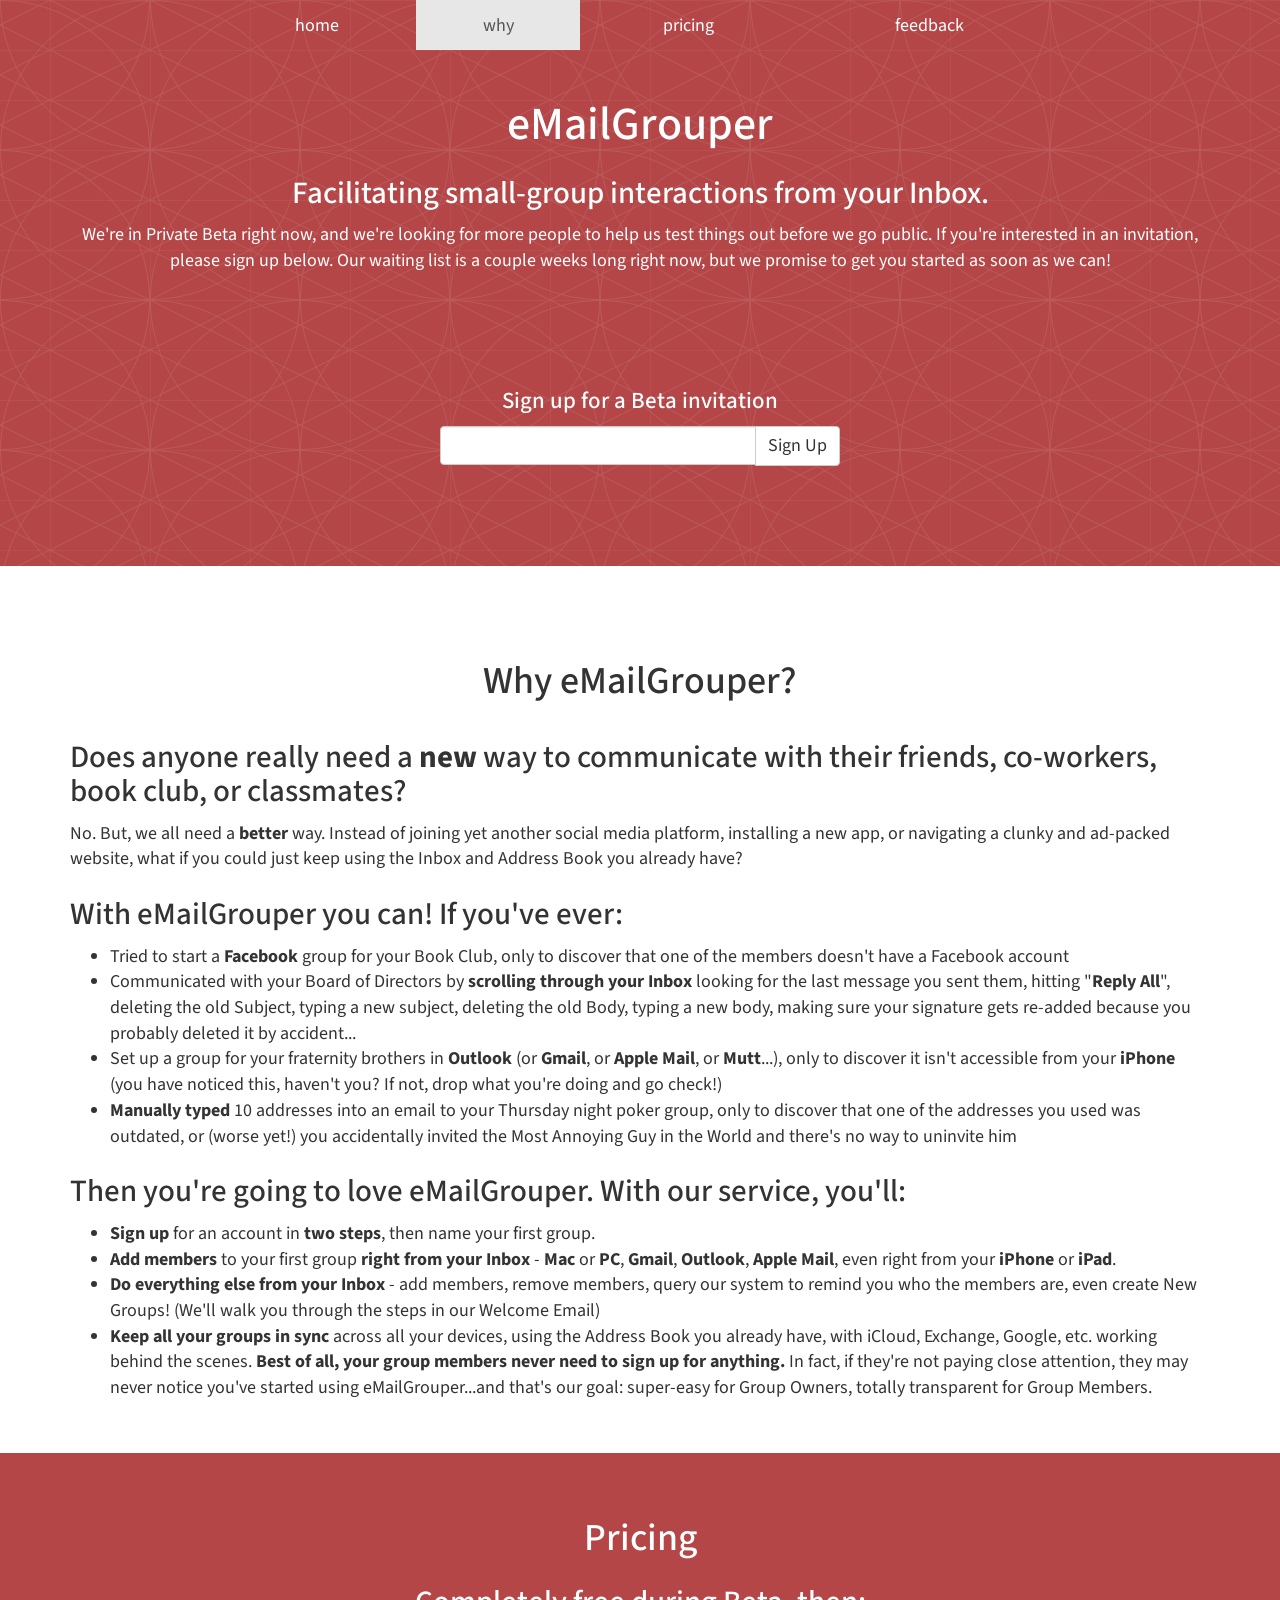
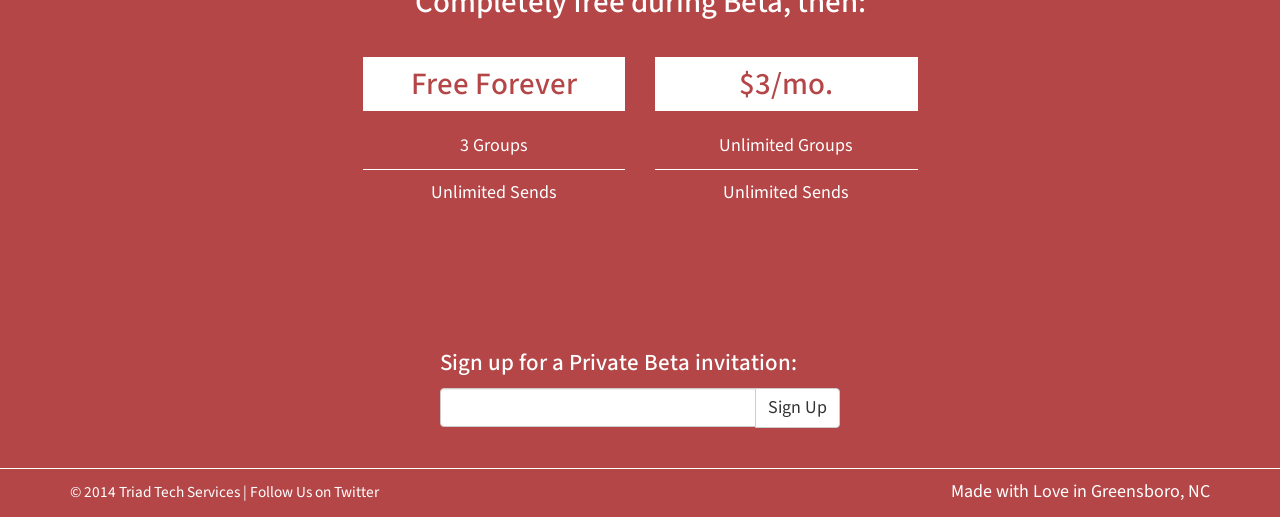
<file: index.html>
<!DOCTYPE html><html lang="en"><head><meta charset="utf-8"><meta name="viewport" content="width=device-width, initial-scale=1.0"><title>eMailGrouper</title><link href="http://fonts.googleapis.com/css?family=Source+Sans+Pro:300,600" rel="stylesheet" type="text/css"><link rel="stylesheet" href="assets/css/app.css"><link rel="alternate" type="application/rss+xml" title="eMailGrouper RSS" href="/rss.xml"><script> (function(i,s,o,g,r,a,m){i['GoogleAnalyticsObject']=r;i[r]=i[r]||function(){(i[r].q=i[r].q||[]).push(arguments)},i[r].l=1*new Date();a=s.createElement(o),m=s.getElementsByTagName(o)[0];a.async=1;a.src=g;m.parentNode.insertBefore(a,m)})(window,document,'script','//www.google-analytics.com/analytics.js','ga');ga('create', 'UA-47376405-2', 'emailgrouper.com');ga('send', 'pageview');
</script></head><body data-spy="scroll" data-target=".navbar-grouper" class="page-index index"><nav data-spy="affix" data-offset-top="10" class="navbar navbar-grouper navbar-fixed-top"><div class="container"><div class="navbar-header"></div><button type="button" data-toggle="collapse" data-target="#main-nav" class="navbar-toggle"><span class="sr-only">Toggle navigation</span><span class="icon-bar"></span><span class="icon-bar"></span><span class="icon-bar"></span></button></div><div id="main-nav" class="collapse navbar-collapse"><ul class="nav navbar-nav mobile-nav"><li><a href="/">home</a></li><li><a href="#why">why</a></li><li><a href="#pricing">pricing</a></li><li><a href="http://support.emailgrouper.com/" target="_blank">feedback</a></li></ul></div><div class="row"><div class="col-sm-8 col-sm-offset-2"><ul class="nav navbar-nav nav-justified hidden-xs"><li><a href="/">home</a></li><li><a href="#why">why</a></li><li><a href="#pricing">pricing</a></li><li><a href="http://support.emailgrouper.com/">feedback</a></li></ul></div></div></nav><header class="thehero"><div class="container"><div class="leadcopy center"><h1>eMailGrouper</h1>
<h3>Facilitating small-group interactions from your Inbox.</h3>
<p>We&#39;re in Private Beta right now, and we&#39;re looking for more people to help us test things out before we go public. If you&#39;re interested in an invitation, please sign up below. Our waiting list is a couple weeks long right now, but we promise to get you started as soon as we can!</p>
<div class="form-success"><h4>Thanks for signing up!</h4>
<p>We&#39;ll be in touch soon.</p>
</div><div class="form-fail"><h4>We&#39;re Sorry, Something Went Wrong!</h4>
<p>You may have already submitted an entry or something else is broken</p>
</div><div class="form-wrap"><h4>Sign up for a Beta invitation</h4><form id="email-signup" action="http://eMailGrouper.us7.list-manage.com/subscribe/post?u=8681300fc3ff9664032623d1c&amp;amp;id=a4e14b8825" method="post" name="mc-embedded-subscribe-form" novalidate="novalidate" class="form-inline"><div style="position: absolute; left: -5000px;"><input type="text" name="b_8681300fc3ff9664032623d1c_a4e14b8825" value=""/></div><div class="input-group"><input id="mce-EMAIL" type="email" value="" name="EMAIL" class="required email form-control"/><span class="input-group-btn"><input id="mc-embedded-subscribe" type="submit" value="Sign Up" name="subscribe" class="btn btn-default"/></span></div></form></div></div></div></header><section id="why" class="why"><div class="container"><div class="row"><div class="col-lg-12"><div class="center"><h2>Why eMailGrouper?</h2>
</div></div></div><div class="row"><div class="col-lg-12"><h3>Does anyone really need a <strong>new</strong> way to communicate with their friends, co-workers, book club, or classmates?</h3>
<p>No. But, we all need a <strong>better</strong> way. Instead of joining yet another social media platform, installing a new app, or navigating a clunky and ad-packed website, what if you could just keep using the Inbox and Address Book you already have?</p>
<h3>With eMailGrouper you can! If you&#39;ve ever:</h3>
<ul>
<li>Tried to start a <strong>Facebook</strong> group for your Book Club, only to discover that one of the members doesn&#39;t have a Facebook account</li>
<li>Communicated with your Board of Directors by <strong>scrolling through your Inbox</strong> looking for the last message you sent them, hitting &quot;<strong>Reply All</strong>&quot;, deleting the old Subject, typing a new subject, deleting the old Body, typing a new body, making sure your signature gets re-added because you probably deleted it by accident...</li>
<li>Set up a group for your fraternity brothers in <strong>Outlook</strong> (or <strong>Gmail</strong>, or <strong>Apple Mail</strong>, or <strong>Mutt</strong>...), only to discover it isn&#39;t accessible from your <strong>iPhone</strong> (you have noticed this, haven&#39;t you? If not, drop what you&#39;re doing and go check!)</li>
<li><strong>Manually typed</strong> 10 addresses into an email to your Thursday night poker group, only to discover that one of the addresses you used was outdated, or (worse yet!) you accidentally invited the Most Annoying Guy in the World and there&#39;s no way to uninvite him</li>
</ul>
<h3>Then you&#39;re going to love eMailGrouper. With our service, you&#39;ll:</h3>
<ul>
<li><strong>Sign up</strong> for an account in <strong>two steps</strong>, then name your first group.</li>
<li><strong>Add members</strong> to your first group <strong>right from your Inbox</strong> - <strong>Mac</strong> or <strong>PC</strong>, <strong>Gmail</strong>, <strong>Outlook</strong>, <strong>Apple Mail</strong>, even right from your <strong>iPhone</strong> or <strong>iPad</strong>.</li>
<li><strong>Do everything else from your Inbox</strong> - add members, remove members, query our system to remind you who the members are, even create New Groups! (We&#39;ll walk you through the steps in our Welcome Email)</li>
<li><strong>Keep all your groups in sync</strong> across all your devices, using the Address Book you already have, with iCloud, Exchange, Google, etc. working behind the scenes.
<strong>Best of all, your group members never need to sign up for anything.</strong>
In fact, if they&#39;re not paying close attention, they may never notice you&#39;ve started using eMailGrouper...and that&#39;s our goal: super-easy for Group Owners, totally transparent for Group Members.</li>
</ul>
</div></div></div></section><section id="pricing" class="pricing"><div class="container"><div class="row"><div class="col-lg-12"><div class="center"><h2>Pricing</h2>
<h3>Completely free during Beta, then:</h3>
</div></div></div><div class="row"><div class="col-sm-3 col-sm-offset-3"><div class="price-box"><div class="pricing-header"><h3>Free Forever</h3></div><ul class="list-group"><li>3 Groups</li><li>Unlimited Sends</li></ul></div></div><div class="col-sm-3"><div class="price-box"><div class="pricing-header"><h3> $3/mo.</h3></div><ul class="list-group"><li>Unlimited Groups</li><li>Unlimited Sends</li></ul></div></div></div><div class="form-success-price center"><h4>Thanks for Signing Up!</h4>
<p>  We&#39;re working hard and we&#39;ll be in touch soon.</p>
</div><div class="form-fail-price center"><h4>We&#39;re Sorry, Something Went Wrong!</h4>
<p>You may have already submitted an entry or something else is broken</p>
</div><div class="form-wrap-price"><h4>Sign up for a Private Beta invitation:</h4><form id="email-signup-price" action="http://eMailGrouper.us7.list-manage.com/subscribe/post?u=8681300fc3ff9664032623d1c&amp;amp;id=a4e14b8825" method="post" name="mc-embedded-subscribe-form" novalidate="novalidate" class="form-inline"><div style="position: absolute; left: -5000px;"><input type="text" name="b_8681300fc3ff9664032623d1c_a4e14b8825" value=""/></div><div class="input-group"><input id="mce-EMAIL" type="email" value="" name="EMAIL" class="required email form-control"/><span class="input-group-btn"><input id="mc-embedded-subscribe" type="submit" value="Sign Up" name="subscribe" class="btn btn-default"/></span></div></form></div></div></section><footer class="thefooter"><div class="container"><div class="row"><div class="col-sm-6"><p><small>&copy; 2014 Triad Tech Services | <a class="white" href="http://twitter.com/@eMailGrouper"> Follow Us on Twitter</a></small></p></div><div class="col-sm-6"><p class="pull-right">Made with Love in Greensboro, NC</p></div></div></div></footer><script src="//ajax.googleapis.com/ajax/libs/jquery/1.11.0/jquery.min.js"></script><script src="/assets/js/bootstrap.min.js"></script><script src="/assets/js/app.js"></script></body></html>
</file>
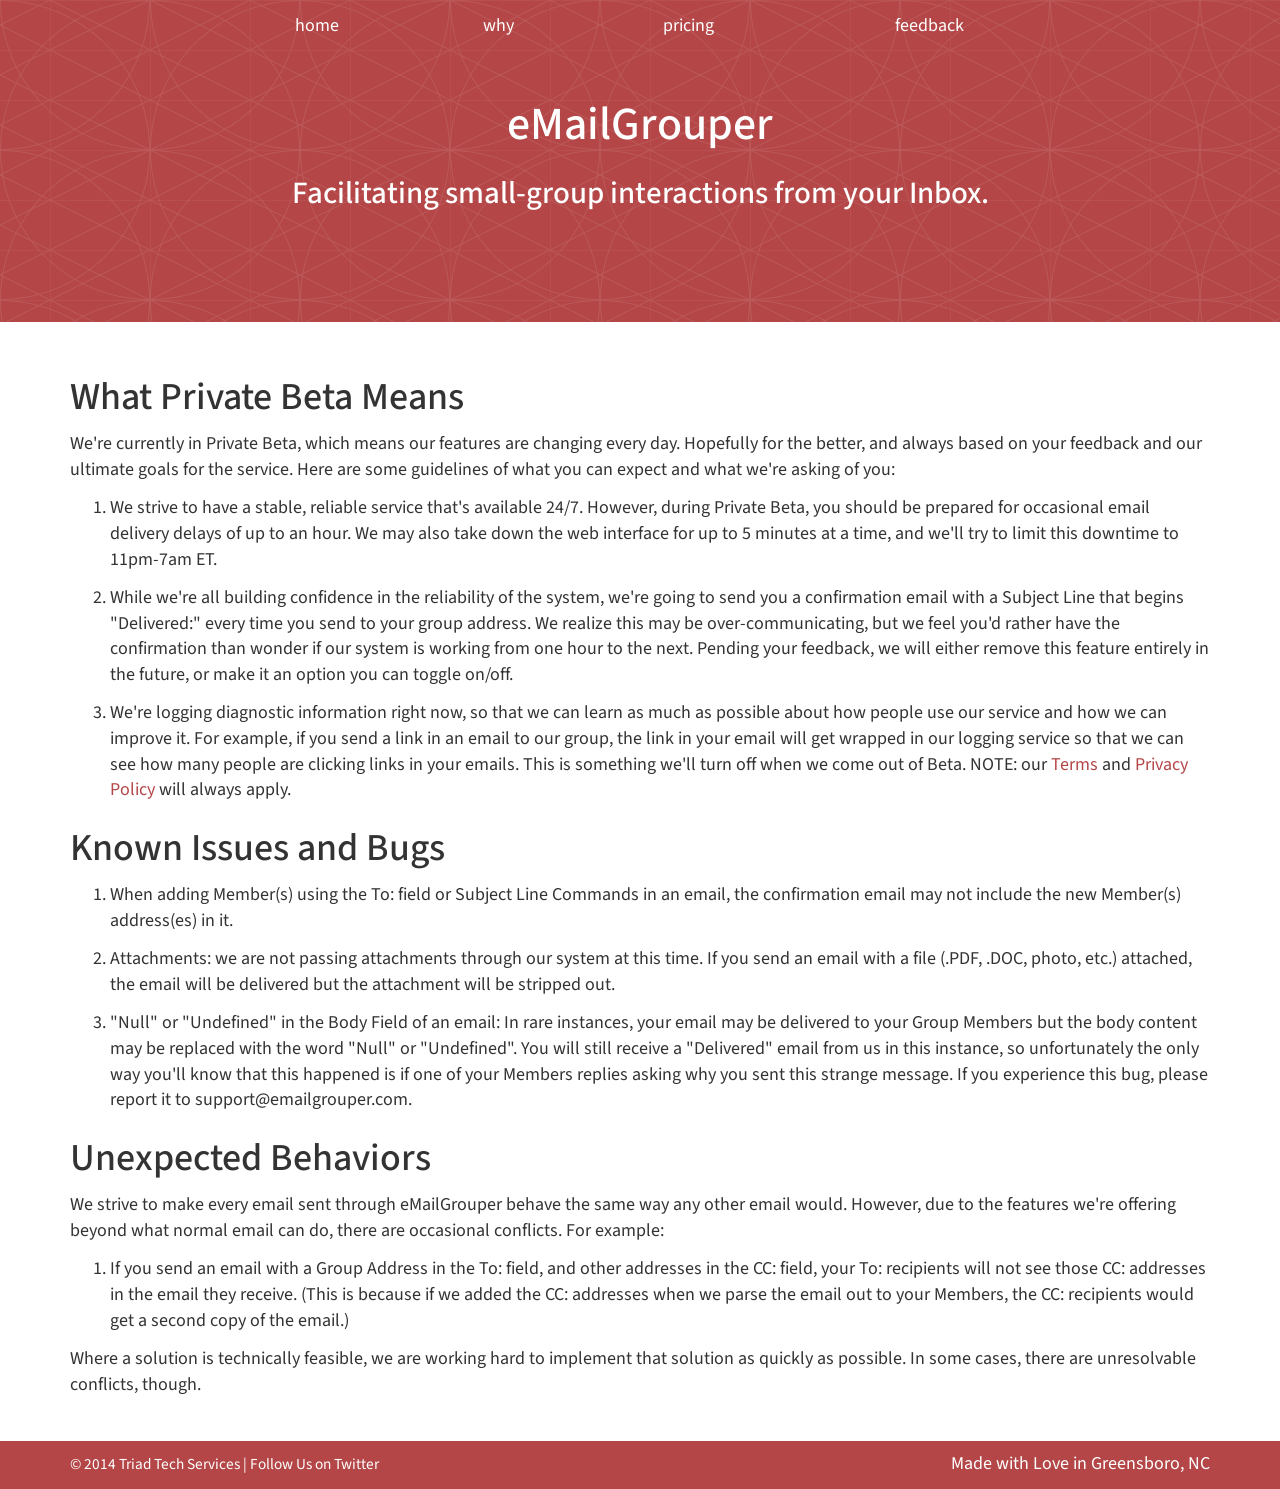
<file: beta.html>
<!DOCTYPE html><html lang="en"><head><meta charset="utf-8"><meta name="viewport" content="width=device-width, initial-scale=1.0"><title>eMailGrouper</title><link href="http://fonts.googleapis.com/css?family=Source+Sans+Pro:300,600" rel="stylesheet" type="text/css"><link rel="stylesheet" href="assets/css/app.css"><link rel="alternate" type="application/rss+xml" title="eMailGrouper RSS" href="/rss.xml"><script> (function(i,s,o,g,r,a,m){i['GoogleAnalyticsObject']=r;i[r]=i[r]||function(){(i[r].q=i[r].q||[]).push(arguments)},i[r].l=1*new Date();a=s.createElement(o),m=s.getElementsByTagName(o)[0];a.async=1;a.src=g;m.parentNode.insertBefore(a,m)})(window,document,'script','//www.google-analytics.com/analytics.js','ga');ga('create', 'UA-47376405-2', 'emailgrouper.com');ga('send', 'pageview');
</script></head><body data-spy="scroll" data-target=".navbar-grouper" class="page-beta beta"><nav data-spy="affix" data-offset-top="10" class="navbar navbar-grouper navbar-fixed-top"><div class="container"><div class="navbar-header"></div><button type="button" data-toggle="collapse" data-target="#main-nav" class="navbar-toggle"><span class="sr-only">Toggle navigation</span><span class="icon-bar"></span><span class="icon-bar"></span><span class="icon-bar"></span></button></div><div id="main-nav" class="collapse navbar-collapse"><ul class="nav navbar-nav mobile-nav"><li><a href="/">home</a></li><li><a href="http://emailgrouper.com/#why">why</a></li><li><a href="http://emailgrouper.com/#pricing">pricing</a></li><li><a href="http://support.emailgrouper.com/" target="_blank">feedback</a></li></ul></div><div class="row"><div class="col-sm-8 col-sm-offset-2"><ul class="nav navbar-nav nav-justified hidden-xs"><li><a href="http://emailgrouper.com">home</a></li><li><a href="http://emailgrouper.com/#why">why</a></li><li><a href="http://emailgrouper.com/#pricing">pricing</a></li><li><a href="http://support.emailgrouper.com/">feedback</a></li></ul></div></div></nav><header class="thehero"><div class="container"><div class="leadcopy center"><h1>eMailGrouper</h1>
<h3>Facilitating small-group interactions from your Inbox.</h3>
</div></div></header><section class="tos"><div class="container"><div class="row"><div class="col-sm-12"><h2>What Private Beta Means</h2>
<p>We&#39;re currently in Private Beta, which means our features are changing every day. Hopefully for the better, and always based on your feedback and our ultimate goals for the service. Here are some guidelines of what you can expect and what we&#39;re asking of you:</p>
<ol>
<li><p>We strive to have a stable, reliable service that&#39;s available 24/7. However, during Private Beta, you should be prepared for occasional email delivery delays of up to an hour. We may also take down the web interface for up to 5 minutes at a time, and we&#39;ll try to limit this downtime to 11pm-7am ET.</p>
</li>
<li><p>While we&#39;re all building confidence in the reliability of the system, we&#39;re going to send you a confirmation email with a Subject Line that begins &quot;Delivered:&quot; every time you send to your group address. We realize this may be over-communicating, but we feel you&#39;d rather have the confirmation than wonder if our system is working from one hour to the next. Pending your feedback, we will either remove this feature entirely in the future, or make it an option you can toggle on/off.</p>
</li>
<li><p>We&#39;re logging diagnostic information right now, so that we can learn as much as possible about how people use our service and how we can improve it. For example, if you send a link in an email to our group, the link in your email will get wrapped in our logging service so that we can see how many people are clicking links in your emails. This is something we&#39;ll turn off when we come out of Beta. NOTE: our <a href="http://emailgrouper.com/terms">Terms</a> and <a href="http://emailgrouper.com/privacy">Privacy Policy</a> will always apply.</p>
</li>
</ol>
<h2>Known Issues and Bugs</h2>
<ol>
<li><p>When adding Member(s) using the To: field or Subject Line Commands in an email, the confirmation email may not include the new Member(s) address(es) in it.</p>
</li>
<li><p>Attachments: we are not passing attachments through our system at this time. If you send an email with a file (.PDF, .DOC, photo, etc.) attached, the email will be delivered but the attachment will be stripped out.</p>
</li>
<li><p>&quot;Null&quot; or &quot;Undefined&quot; in the Body Field of an email: In rare instances, your email may be delivered to your Group Members but the body content may be replaced with the word &quot;Null&quot; or &quot;Undefined&quot;. You will still receive a &quot;Delivered&quot; email from us in this instance, so unfortunately the only way you&#39;ll know that this happened is if one of your Members replies asking why you sent this strange message. If you experience this bug, please report it to support@emailgrouper.com.</p>
</li>
</ol>
<h2>Unexpected Behaviors</h2>
<p>We strive to make every email sent through eMailGrouper behave the same way any other email would. However, due to the features we&#39;re offering beyond what normal email can do, there are occasional conflicts. For example:</p>
<ol>
<li>If you send an email with a Group Address in the To: field, and other addresses in the CC: field, your To: recipients will not see those CC: addresses in the email they receive. (This is because if we added the CC: addresses when we parse the email out to your Members, the CC: recipients would get a second copy of the email.)</li>
</ol>
<p>Where a solution is technically feasible, we are working hard to implement that solution as quickly as possible. In some cases, there are unresolvable conflicts, though.</p>
</div></div></div></section><footer class="thefooter"><div class="container"><div class="row"><div class="col-sm-6"><p><small>&copy; 2014 Triad Tech Services | <a class="white" href="http://twitter.com/@eMailGrouper"> Follow Us on Twitter</a></small></p></div><div class="col-sm-6"><p class="pull-right">Made with Love in Greensboro, NC</p></div></div></div></footer><script src="//ajax.googleapis.com/ajax/libs/jquery/1.11.0/jquery.min.js"></script><script src="/assets/js/bootstrap.min.js"></script><script src="/assets/js/app.js"></script></body></html>
</file>
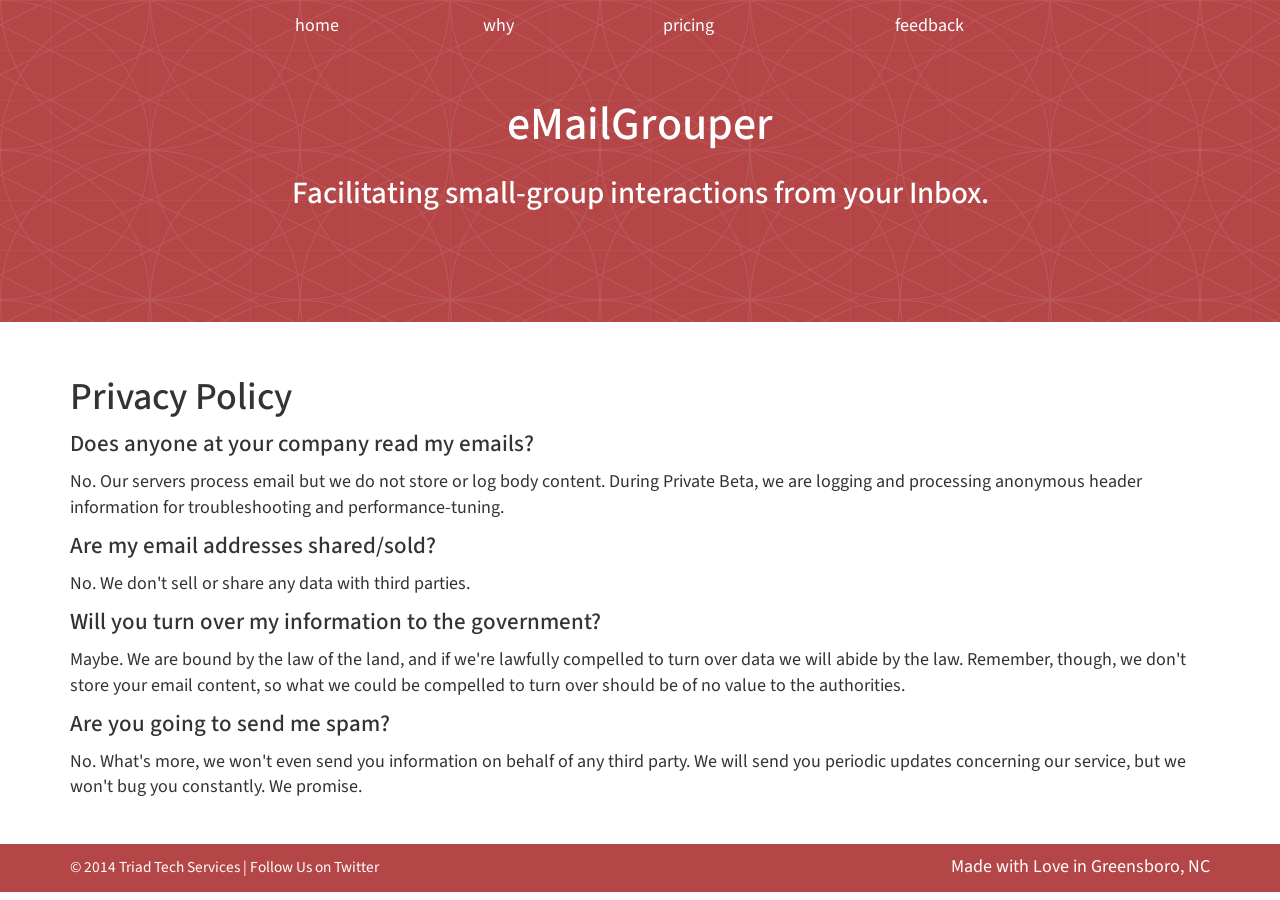
<file: privacy.html>
<!DOCTYPE html><html lang="en"><head><meta charset="utf-8"><meta name="viewport" content="width=device-width, initial-scale=1.0"><title>eMailGrouper</title><link href="http://fonts.googleapis.com/css?family=Source+Sans+Pro:300,600" rel="stylesheet" type="text/css"><link rel="stylesheet" href="assets/css/app.css"><link rel="alternate" type="application/rss+xml" title="eMailGrouper RSS" href="/rss.xml"><script> (function(i,s,o,g,r,a,m){i['GoogleAnalyticsObject']=r;i[r]=i[r]||function(){(i[r].q=i[r].q||[]).push(arguments)},i[r].l=1*new Date();a=s.createElement(o),m=s.getElementsByTagName(o)[0];a.async=1;a.src=g;m.parentNode.insertBefore(a,m)})(window,document,'script','//www.google-analytics.com/analytics.js','ga');ga('create', 'UA-47376405-2', 'emailgrouper.com');ga('send', 'pageview');
</script></head><body data-spy="scroll" data-target=".navbar-grouper" class="page-privacy privacy"><nav data-spy="affix" data-offset-top="10" class="navbar navbar-grouper navbar-fixed-top"><div class="container"><div class="navbar-header"></div><button type="button" data-toggle="collapse" data-target="#main-nav" class="navbar-toggle"><span class="sr-only">Toggle navigation</span><span class="icon-bar"></span><span class="icon-bar"></span><span class="icon-bar"></span></button></div><div id="main-nav" class="collapse navbar-collapse"><ul class="nav navbar-nav mobile-nav"><li><a href="/">home</a></li><li><a href="http://emailgrouper.com/#why">why</a></li><li><a href="http://emailgrouper.com/#pricing">pricing</a></li><li><a href="http://support.emailgrouper.com/" target="_blank">feedback</a></li></ul></div><div class="row"><div class="col-sm-8 col-sm-offset-2"><ul class="nav navbar-nav nav-justified hidden-xs"><li><a href="http://emailgrouper.com">home</a></li><li><a href="http://emailgrouper.com/#why">why</a></li><li><a href="http://emailgrouper.com/#pricing">pricing</a></li><li><a href="http://support.emailgrouper.com/">feedback</a></li></ul></div></div></nav><header class="thehero"><div class="container"><div class="leadcopy center"><h1>eMailGrouper</h1>
<h3>Facilitating small-group interactions from your Inbox.</h3>
</div></div></header><section class="tos"><div class="container"><div class="row"><div class="col-sm-12"><h2>Privacy Policy</h2>
<h4>Does anyone at your company read my emails?</h4>
<p>No. Our servers process email but we do not store or log body content. During Private Beta, we are logging and processing anonymous header information for troubleshooting and performance-tuning.</p>
<h4>Are my email addresses shared/sold?</h4>
<p>No. We don&#39;t sell or share any data with third parties.</p>
<h4>Will you turn over my information to the government?</h4>
<p>Maybe. We are bound by the law of the land, and if we&#39;re lawfully compelled to turn over data we will abide by the law. Remember, though, we don&#39;t store your email content, so what we could be compelled to turn over should be of no value to the authorities.</p>
<h4>Are you going to send me spam?</h4>
<p>No. What&#39;s more, we won&#39;t even send you information on behalf of any third party. We will send you periodic updates concerning our service, but we won&#39;t bug you constantly. We promise.</p>
</div></div></div></section><footer class="thefooter"><div class="container"><div class="row"><div class="col-sm-6"><p><small>&copy; 2014 Triad Tech Services | <a class="white" href="http://twitter.com/@eMailGrouper"> Follow Us on Twitter</a></small></p></div><div class="col-sm-6"><p class="pull-right">Made with Love in Greensboro, NC</p></div></div></div></footer><script src="//ajax.googleapis.com/ajax/libs/jquery/1.11.0/jquery.min.js"></script><script src="/assets/js/bootstrap.min.js"></script><script src="/assets/js/app.js"></script></body></html>
</file>
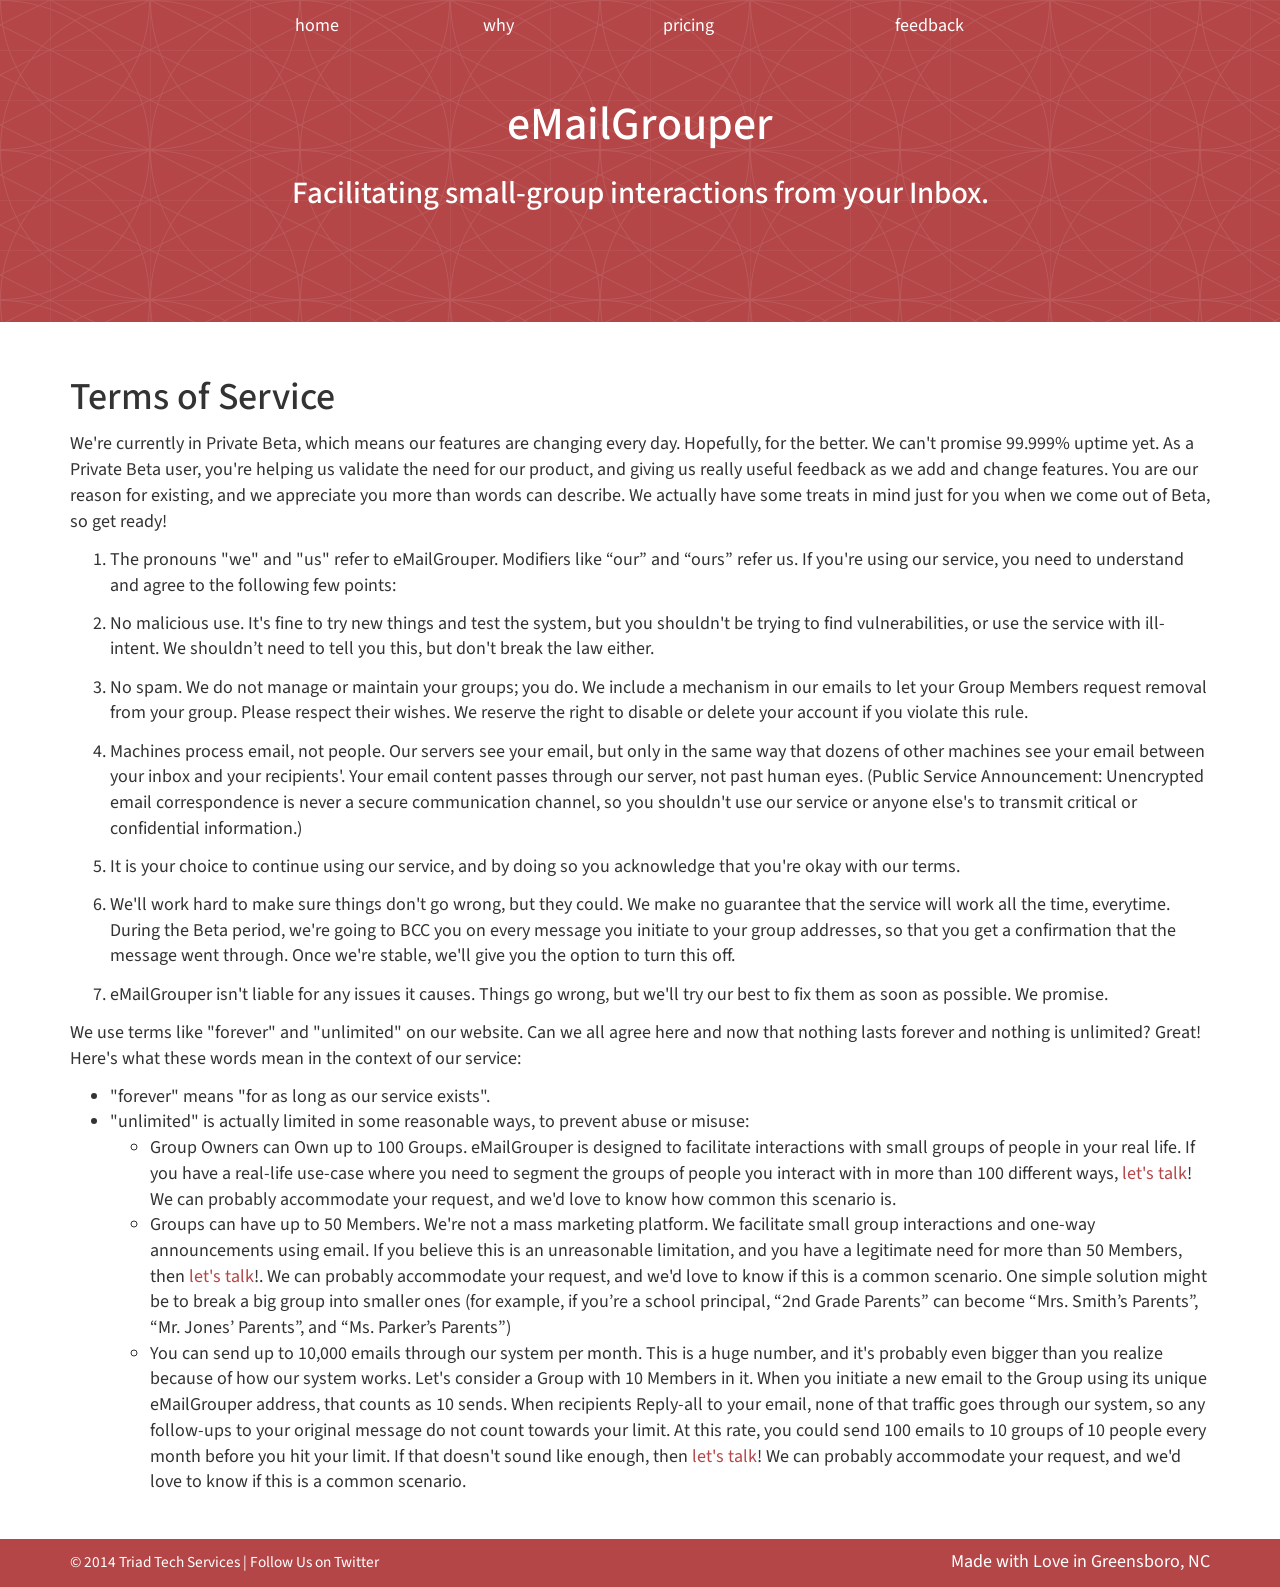
<file: terms.html>
<!DOCTYPE html><html lang="en"><head><meta charset="utf-8"><meta name="viewport" content="width=device-width, initial-scale=1.0"><title>eMailGrouper</title><link href="http://fonts.googleapis.com/css?family=Source+Sans+Pro:300,600" rel="stylesheet" type="text/css"><link rel="stylesheet" href="assets/css/app.css"><link rel="alternate" type="application/rss+xml" title="eMailGrouper RSS" href="/rss.xml"><script> (function(i,s,o,g,r,a,m){i['GoogleAnalyticsObject']=r;i[r]=i[r]||function(){(i[r].q=i[r].q||[]).push(arguments)},i[r].l=1*new Date();a=s.createElement(o),m=s.getElementsByTagName(o)[0];a.async=1;a.src=g;m.parentNode.insertBefore(a,m)})(window,document,'script','//www.google-analytics.com/analytics.js','ga');ga('create', 'UA-47376405-2', 'emailgrouper.com');ga('send', 'pageview');
</script></head><body data-spy="scroll" data-target=".navbar-grouper" class="page-terms terms"><nav data-spy="affix" data-offset-top="10" class="navbar navbar-grouper navbar-fixed-top"><div class="container"><div class="navbar-header"></div><button type="button" data-toggle="collapse" data-target="#main-nav" class="navbar-toggle"><span class="sr-only">Toggle navigation</span><span class="icon-bar"></span><span class="icon-bar"></span><span class="icon-bar"></span></button></div><div id="main-nav" class="collapse navbar-collapse"><ul class="nav navbar-nav mobile-nav"><li><a href="/">home</a></li><li><a href="http://emailgrouper.com/#why">why</a></li><li><a href="http://emailgrouper.com/#pricing">pricing</a></li><li><a href="http://support.emailgrouper.com/" target="_blank">feedback</a></li></ul></div><div class="row"><div class="col-sm-8 col-sm-offset-2"><ul class="nav navbar-nav nav-justified hidden-xs"><li><a href="http://emailgrouper.com">home</a></li><li><a href="http://emailgrouper.com/#why">why</a></li><li><a href="http://emailgrouper.com/#pricing">pricing</a></li><li><a href="http://support.emailgrouper.com/">feedback</a></li></ul></div></div></nav><header class="thehero"><div class="container"><div class="leadcopy center"><h1>eMailGrouper</h1>
<h3>Facilitating small-group interactions from your Inbox.</h3>
</div></div></header><section class="tos"><div class="container"><div class="row"><div class="col-sm-12"><h2>Terms of Service</h2>
<p>We&#39;re currently in Private Beta, which means our features are changing every day. Hopefully, for the better. We can&#39;t promise 99.999% uptime yet. As a Private Beta user, you&#39;re helping us validate the need for our product, and giving us really useful feedback as we add and change features. You are our reason for existing, and we appreciate you more than words can describe. We actually have some treats in mind just for you when we come out of Beta, so get ready!</p>
<ol>
<li><p>The pronouns &quot;we&quot; and &quot;us&quot; refer to eMailGrouper. Modifiers like “our” and “ours” refer us. If you&#39;re using our service, you need to understand and agree to the following few points:</p>
</li>
<li><p>No malicious use. It&#39;s fine to try new things and test the system, but you shouldn&#39;t be trying to find vulnerabilities, or use the service with ill-intent. We shouldn’t need to tell you this, but don&#39;t break the law either.</p>
</li>
<li><p>No spam. We do not manage or maintain your groups; you do. We include a mechanism in our emails to let your Group Members request removal from your group. Please respect their wishes. We reserve the right to disable or delete your account if you violate this rule.</p>
</li>
<li><p>Machines process email, not people. Our servers see your email, but only in the same way that dozens of other machines see your email between your inbox and your recipients&#39;. Your email content passes through our server, not past human eyes. (Public Service Announcement: Unencrypted email correspondence is never a secure communication channel, so you shouldn&#39;t use our service or anyone else&#39;s to transmit critical or confidential information.)</p>
</li>
<li><p>It is your choice to continue using our service, and by doing so you acknowledge that you&#39;re okay with our terms.</p>
</li>
<li><p>We&#39;ll work hard to make sure things don&#39;t go wrong, but they could. We make no guarantee that the service will work all the time, everytime. During the Beta period, we&#39;re going to BCC you on every message you initiate to your group addresses, so that you get a confirmation that the message went through. Once we&#39;re stable, we&#39;ll give you the option to turn this off.</p>
</li>
<li><p>eMailGrouper isn&#39;t liable for any issues it causes. Things go wrong, but we&#39;ll try our best to fix them as soon as possible. We promise.</p>
</li>
</ol>
<p>We use terms like &quot;forever&quot; and &quot;unlimited&quot; on our website. Can we all agree here and now that nothing lasts forever and nothing is unlimited? Great! Here&#39;s what these words mean in the context of our service:</p>
<ul>
<li>&quot;forever&quot; means &quot;for as long as our service exists&quot;.</li>
<li>&quot;unlimited&quot; is actually limited in some reasonable ways, to prevent abuse or misuse:<ul>
<li>Group Owners can Own up to 100 Groups. eMailGrouper is designed to facilitate interactions with small groups of people in your real life. If you have a real-life use-case where you need to segment the groups of people you interact with in more than 100 different ways, <a href="mailto:support@team.emailgrouper.com?Subject=Feature Request" target="_top">let&#39;s talk</a>! We can probably accommodate your request, and we&#39;d love to know how common this scenario is.</li>
<li>Groups can have up to 50 Members. We&#39;re not a mass marketing platform. We facilitate small group interactions and one-way announcements using email. If you believe this is an unreasonable limitation, and you have a legitimate need for more than 50 Members, then <a href="mailto:support@team.emailgrouper.com?Subject=Feature Request" target="_top">let&#39;s talk</a>!. We can probably accommodate your request, and we&#39;d love to know if this is a common scenario. One simple solution might be to break a big group into smaller ones (for example, if you’re a school principal, “2nd Grade Parents” can become “Mrs. Smith’s Parents”, “Mr. Jones’ Parents”, and “Ms. Parker’s Parents”)</li>
<li>You can send up to 10,000 emails through our system per month. This is a huge number, and it&#39;s probably even bigger than you realize because of how our system works. Let&#39;s consider a Group with 10 Members in it. When you initiate a new email to the Group using its unique eMailGrouper address, that counts as 10 sends. When recipients Reply-all to your email, none of that traffic goes through our system, so any follow-ups to your original message do not count towards your limit. At this rate, you could send 100 emails to 10 groups of 10 people every month before you hit your limit. If that doesn&#39;t sound like enough, then <a href="mailto:support@team.emailgrouper.com?Subject=Feature Request" target="_top">let&#39;s talk</a>! We can probably accommodate your request, and we&#39;d love to know if this is a common scenario.</li>
</ul>
</li>
</ul>
</div></div></div></section><footer class="thefooter"><div class="container"><div class="row"><div class="col-sm-6"><p><small>&copy; 2014 Triad Tech Services | <a class="white" href="http://twitter.com/@eMailGrouper"> Follow Us on Twitter</a></small></p></div><div class="col-sm-6"><p class="pull-right">Made with Love in Greensboro, NC</p></div></div></div></footer><script src="//ajax.googleapis.com/ajax/libs/jquery/1.11.0/jquery.min.js"></script><script src="/assets/js/bootstrap.min.js"></script><script src="/assets/js/app.js"></script></body></html>
</file>
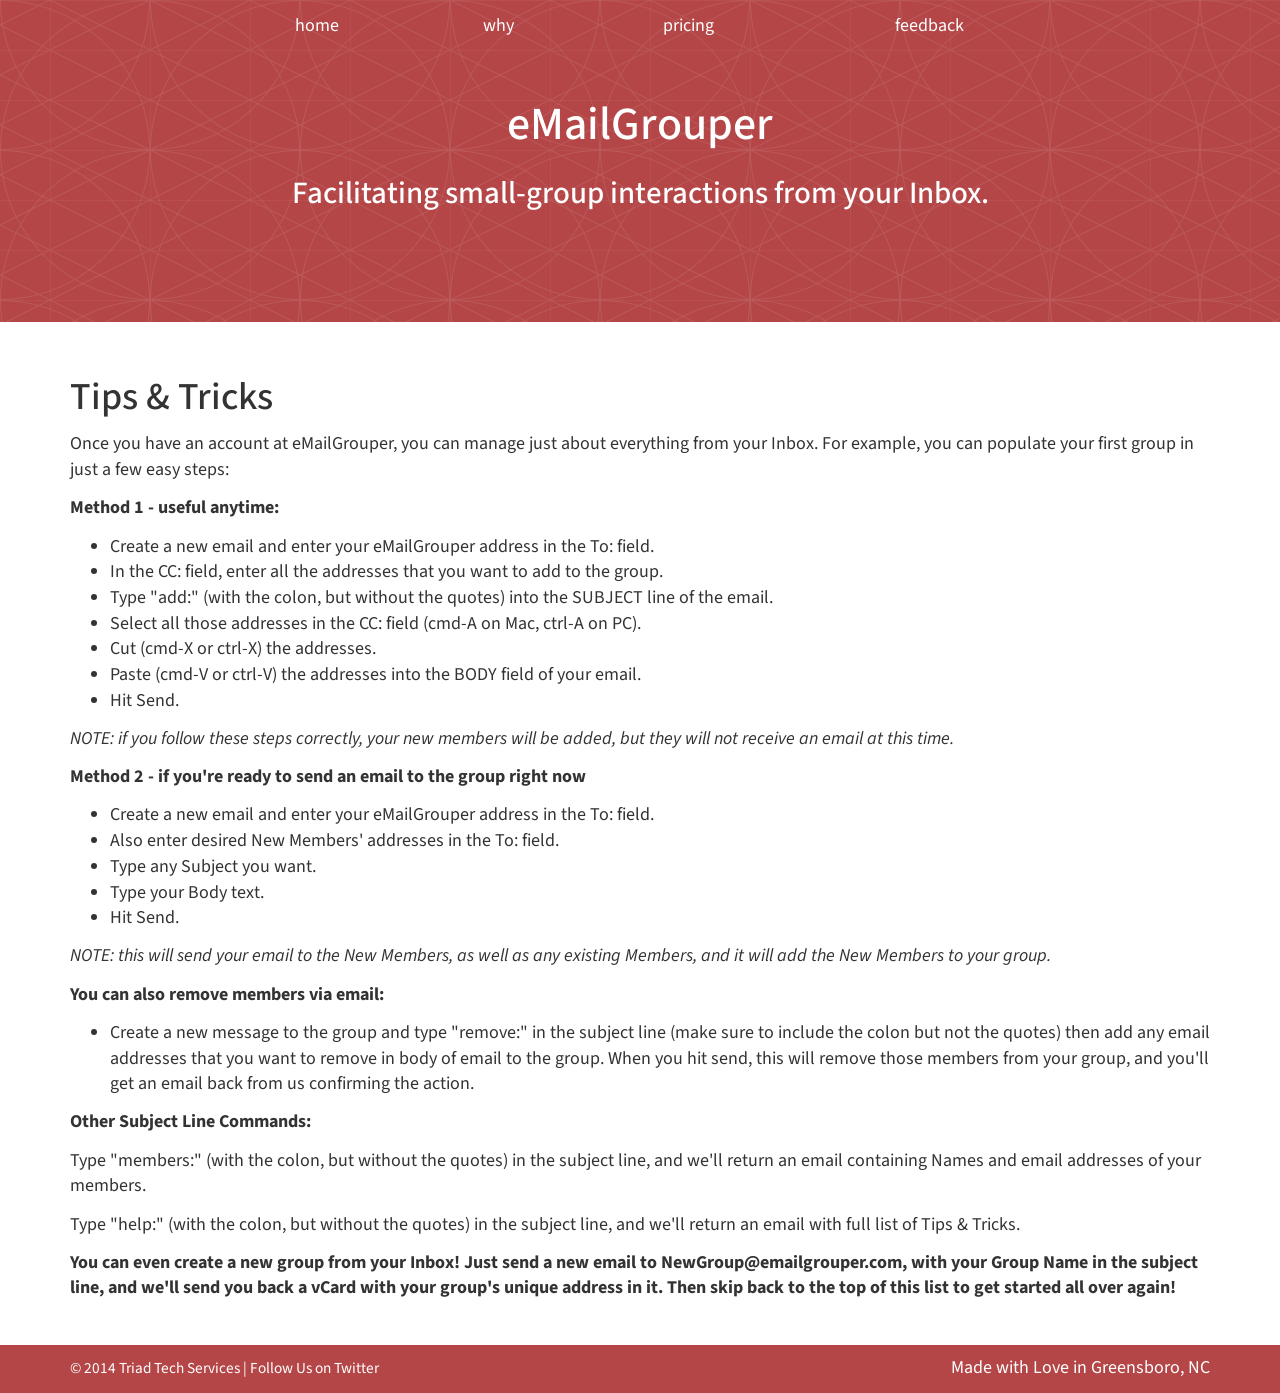
<file: tips.html>
<!DOCTYPE html><html lang="en"><head><meta charset="utf-8"><meta name="viewport" content="width=device-width, initial-scale=1.0"><title>eMailGrouper</title><link href="http://fonts.googleapis.com/css?family=Source+Sans+Pro:300,600" rel="stylesheet" type="text/css"><link rel="stylesheet" href="assets/css/app.css"><link rel="alternate" type="application/rss+xml" title="eMailGrouper RSS" href="/rss.xml"><script> (function(i,s,o,g,r,a,m){i['GoogleAnalyticsObject']=r;i[r]=i[r]||function(){(i[r].q=i[r].q||[]).push(arguments)},i[r].l=1*new Date();a=s.createElement(o),m=s.getElementsByTagName(o)[0];a.async=1;a.src=g;m.parentNode.insertBefore(a,m)})(window,document,'script','//www.google-analytics.com/analytics.js','ga');ga('create', 'UA-47376405-2', 'emailgrouper.com');ga('send', 'pageview');
</script></head><body data-spy="scroll" data-target=".navbar-grouper" class="page-tips tips"><nav data-spy="affix" data-offset-top="10" class="navbar navbar-grouper navbar-fixed-top"><div class="container"><div class="navbar-header"></div><button type="button" data-toggle="collapse" data-target="#main-nav" class="navbar-toggle"><span class="sr-only">Toggle navigation</span><span class="icon-bar"></span><span class="icon-bar"></span><span class="icon-bar"></span></button></div><div id="main-nav" class="collapse navbar-collapse"><ul class="nav navbar-nav mobile-nav"><li><a href="/">home</a></li><li><a href="http://emailgrouper.com/#why">why</a></li><li><a href="http://emailgrouper.com/#pricing">pricing</a></li><li><a href="http://support.emailgrouper.com/" target="_blank">feedback</a></li></ul></div><div class="row"><div class="col-sm-8 col-sm-offset-2"><ul class="nav navbar-nav nav-justified hidden-xs"><li><a href="http://emailgrouper.com">home</a></li><li><a href="http://emailgrouper.com/#why">why</a></li><li><a href="http://emailgrouper.com/#pricing">pricing</a></li><li><a href="http://support.emailgrouper.com/">feedback</a></li></ul></div></div></nav><header class="thehero"><div class="container"><div class="leadcopy center"><h1>eMailGrouper</h1>
<h3>Facilitating small-group interactions from your Inbox.</h3>
</div></div></header><section class="tos"><div class="container"><div class="row"><div class="col-sm-12"><h2>Tips &amp; Tricks</h2>
<p>Once you have an account at eMailGrouper, you can manage just about everything from your Inbox. For example, you can populate your first group in just a few easy steps:</p>
<p><strong>Method 1 - useful anytime:</strong></p>
<ul>
<li>Create a new email and enter your eMailGrouper address in the To: field.</li>
<li>In the CC: field, enter all the addresses that you want to add to the group.</li>
<li>Type &quot;add:&quot; (with the colon, but without the quotes) into the SUBJECT line of the email.</li>
<li>Select all those addresses in the CC: field (cmd-A on Mac, ctrl-A on PC).</li>
<li>Cut (cmd-X or ctrl-X) the addresses.</li>
<li>Paste (cmd-V or ctrl-V) the addresses into the BODY field of your email.</li>
<li>Hit Send.</li>
</ul>
<p><em>NOTE: if you follow these steps correctly, your new members will be added, but they will not receive an email at this time.</em></p>
<p><strong>Method 2 - if you&#39;re ready to send an email to the group right now</strong></p>
<ul>
<li>Create a new email and enter your eMailGrouper address in the To: field.</li>
<li>Also enter desired New Members&#39; addresses in the To: field.</li>
<li>Type any Subject you want.</li>
<li>Type your Body text.</li>
<li>Hit Send.</li>
</ul>
<p><em>NOTE: this will send your email to the New Members, as well as any existing Members, and it will add the New Members to your group.</em></p>
<p><strong>You can also remove members via email:</strong></p>
<ul>
<li>Create a new message to the group and type &quot;remove:&quot; in the subject line (make sure to include the colon but not the quotes) then add any email addresses that you want to remove in body of email to the group. When you hit send, this will remove those members from your group, and you&#39;ll get an email back from us confirming the action.</li>
</ul>
<p><strong>Other Subject Line Commands:</strong></p>
<p>Type &quot;members:&quot; (with the colon, but without the quotes) in the subject line, and we&#39;ll return an email containing Names and email addresses of your members.</p>
<p>Type &quot;help:&quot; (with the colon, but without the quotes) in the subject line, and we&#39;ll return an email with full list of Tips &amp; Tricks.</p>
<p><strong>You can even create a new group from your Inbox! Just send a new email to NewGroup@emailgrouper.com, with your Group Name in the subject line, and we&#39;ll send you back a vCard with your group&#39;s unique address in it. Then skip back to the top of this list to get started all over again!</strong></p>
</div></div></div></section><footer class="thefooter"><div class="container"><div class="row"><div class="col-sm-6"><p><small>&copy; 2014 Triad Tech Services | <a class="white" href="http://twitter.com/@eMailGrouper"> Follow Us on Twitter</a></small></p></div><div class="col-sm-6"><p class="pull-right">Made with Love in Greensboro, NC</p></div></div></div></footer><script src="//ajax.googleapis.com/ajax/libs/jquery/1.11.0/jquery.min.js"></script><script src="/assets/js/bootstrap.min.js"></script><script src="/assets/js/app.js"></script></body></html>
</file>
